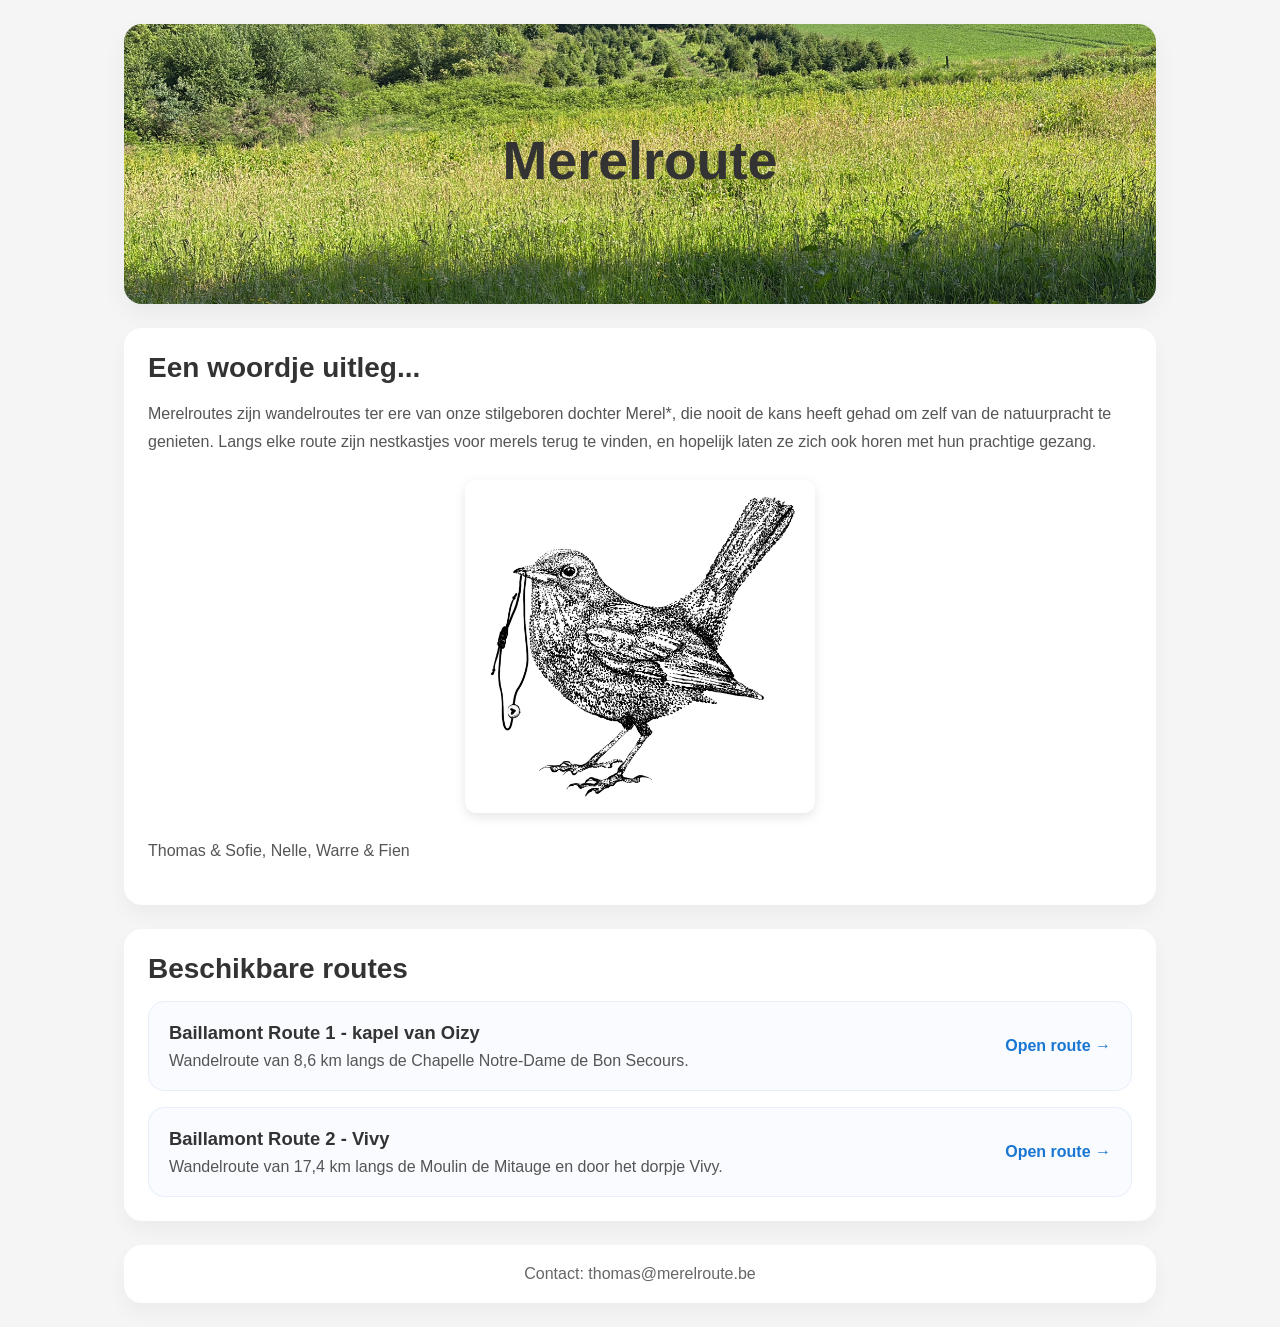
<file: index.html>
<!DOCTYPE html>
<html lang="en">
<head>
    <meta charset="UTF-8">
    <meta name="viewport" content="width=device-width, initial-scale=1.0">
    <title>Merelroute</title>
    <link rel="stylesheet" href="style.css?v=5">
</head>
<body>
    <div class="page-shell">
        <header class="site-header">
            <div class="brand">
                <div>
                    <!--<p class="eyebrow">Merelroute</p>-->
                    <h1>Merelroute</h1>
                </div>
            </div>
        </header>

        <main class="site-content">
            <article class="site-article">
                <h2>Een woordje uitleg...</h2>
                <p>Merelroutes zijn wandelroutes ter ere van onze stilgeboren dochter Merel*, 
                    die nooit de kans heeft gehad om zelf van de natuurpracht te genieten. 
                    Langs elke route zijn nestkastjes voor merels terug te vinden, 
                    en hopelijk laten ze zich ook horen met hun prachtige gezang.</p>
                <img src="images/merel_met_armband.jpeg" alt="Merelroute logo">
                <p>Thomas & Sofie, Nelle, Warre & Fien</p>
            </article>

            <section class="route-list-section">
                <h2>Beschikbare routes</h2>
                <div class="route-list">
                    <a class="route-card" href="baillamont-route-1.html">
                        <div>
                            <h3>Baillamont Route 1 - kapel van Oizy</h3>
                            <p>Wandelroute van 8,6 km langs de Chapelle Notre-Dame de Bon Secours.</p>
                        </div>
                        <span class="route-action">Open route →</span>
                    </a>
                    <a class="route-card" href="baillamont-route-2-vivy.html">
                        <div>
                            <h3>Baillamont Route 2 - Vivy</h3>
                            <p>Wandelroute van 17,4 km langs de Moulin de Mitauge en door het dorpje Vivy.</p>
                        </div>
                        <span class="route-action">Open route →</span>
                    </a>
                </div>
            </section>
        </main>

        <footer class="site-footer">
            <p>Contact: thomas@merelroute.be</p>
        </footer>
    </div>
</body>
</html>
</file>
<file: style.css>
* {
    margin: 0;
    padding: 0;
    box-sizing: border-box;
}

body {
    font-family: -apple-system, BlinkMacSystemFont, 'Segoe UI', Roboto, 'Helvetica Neue', Arial, sans-serif;
    background: #f5f5f5;
    color: #333;
    min-height: 100vh;
}

.page-shell {
    max-width: 1080px;
    margin: 0 auto;
    padding: 24px;
}

.site-header {
    display: flex;
    align-items: center;
    justify-content: center;
    flex-wrap: wrap;
    gap: 18px;
    padding: 32px;
    min-height: 280px;
    background-color: #dfeaf7;
    background-image: url('images/backgound-1.jpeg');
    background-size: cover;
    background-position: center;
    background-repeat: no-repeat;
    border-radius: 18px;
    box-shadow: 0 10px 24px rgba(0, 0, 0, 0.05);
    margin-bottom: 24px;
}

.page-header {
    display: flex;
    align-items: center;
    justify-content: center;
    flex-wrap: wrap;
    gap: 18px;
    padding: 32px;
    background: #ffffff;
    border-radius: 18px;
    box-shadow: 0 10px 24px rgba(0, 0, 0, 0.05);
    margin-bottom: 24px;
}

.brand {
    display: flex;
    flex-direction: column;
    align-items: center;
    gap: 18px;
    text-align: center;
}

.brand img {
    width: 240px;
    height: 240px;
    border-radius: 22px;
    background: #ffffff;
    box-shadow: 0 12px 28px rgba(33, 150, 243, 0.16);
}

.brand h1,
.page-header-title h1 {
    font-size: clamp(2.4rem, 4.2vw, 3.4rem);
    margin-bottom: 8px;
}

.eyebrow {
    font-size: 0.85rem;
    font-weight: 700;
    letter-spacing: 0.14em;
    text-transform: uppercase;
    color: #1976d2;
    margin-bottom: 6px;
}

.site-content {
    display: grid;
    gap: 24px;
}

.site-article,
.route-list-section {
    background: #ffffff;
    padding: 24px;
    border-radius: 18px;
    box-shadow: 0 10px 20px rgba(0, 0, 0, 0.04);
}

.site-article h2,
.route-list-section h2 {
    margin-bottom: 16px;
    font-size: 1.75rem;
}

.site-article p {
    line-height: 1.75;
    color: #555;
    margin-bottom: 16px;
}

.site-article img {
    width: 100%;
    max-width: 350px;
    height: auto;
    display: block;
    margin: 24px auto;
    border-radius: 12px;
    box-shadow: 0 4px 12px rgba(0, 0, 0, 0.1);
}

.route-list {
    display: grid;
    gap: 16px;
}

.route-card {
    display: flex;
    align-items: center;
    justify-content: space-between;
    gap: 16px;
    padding: 20px;
    background: #f9fbff;
    border: 1px solid #e7edf9;
    border-radius: 16px;
    color: inherit;
    text-decoration: none;
    transition: transform 0.2s ease, box-shadow 0.2s ease;
}

.route-card:hover {
    transform: translateY(-2px);
    box-shadow: 0 14px 35px rgba(33, 150, 243, 0.12);
}

.route-card h3 {
    font-size: 1.15rem;
    margin-bottom: 8px;
}

.route-card p {
    color: #555;
}

.route-action {
    font-weight: 700;
    color: #1976d2;
}

.site-footer {
    margin-top: 24px;
    padding: 20px 24px;
    background: #ffffff;
    border-radius: 18px;
    box-shadow: 0 10px 20px rgba(0, 0, 0, 0.04);
    text-align: center;
    color: #666;
}

.page-header .back-link,
.back-link {
    display: inline-flex;
    align-items: center;
    gap: 8px;
    color: #1976d2;
    text-decoration: none;
    font-weight: 700;
}

#map {
    width: 100%;
    height: calc(100vh - 220px);
    position: relative;
    z-index: 1;
}

#controls {
    position: fixed;
    bottom: 0;
    left: 0;
    right: 0;
    background: white;
    box-shadow: 0 -2px 10px rgba(0, 0, 0, 0.1);
    padding: 15px;
    max-height: 300px;
    overflow-y: auto;
    z-index: 100;
}

#info {
    margin-bottom: 15px;
    border-bottom: 1px solid #eee;
    padding-bottom: 15px;
}

#info h2 {
    font-size: 18px;
    margin-bottom: 8px;
    color: #333;
}

#location-status {
    font-size: 14px;
    color: #666;
}

#center-location-btn {
    width: 100%;
    padding: 12px;
    background: #4CAF50;
    color: white;
    border: none;
    border-radius: 4px;
    font-size: 14px;
    cursor: pointer;
}

#center-location-btn:active {
    background: #45a049;
}

@media (max-width: 768px) {
    .page-shell {
        padding: 16px;
    }
    
    .site-header,
    .page-header {
        padding: 18px;
    }
    
    .site-article,
    .route-list-section,
    .site-footer {
        padding: 18px;
    }
    
    #map {
        height: calc(100vh - 240px);
    }
}

/* Leaflet overrides for better mobile experience */
.leaflet-control-container {
    z-index: 99;
}

.leaflet-control {
    background: white;
    border-radius: 4px;
}

#controls {
    position: fixed;
    bottom: 0;
    left: 0;
    right: 0;
    background: white;
    box-shadow: 0 -2px 10px rgba(0, 0, 0, 0.1);
    padding: 15px;
    max-height: 300px;
    overflow-y: auto;
    z-index: 100;
}

#info {
    margin-bottom: 15px;
    border-bottom: 1px solid #eee;
    padding-bottom: 15px;
}

#info h2 {
    font-size: 18px;
    margin-bottom: 8px;
    color: #333;
}

#location-status {
    font-size: 14px;
    color: #666;
}

#center-location-btn {
    width: 100%;
    padding: 12px;
    background: #4CAF50;
    color: white;
    border: none;
    border-radius: 4px;
    font-size: 14px;
    cursor: pointer;
}

#center-location-btn:active {
    background: #45a049;
}

@media (max-width: 768px) {
    #controls {
        padding: 12px;
    }
    
    #info h2 {
        font-size: 16px;
    }
    

}

/* Leaflet overrides for better mobile experience */
.leaflet-control-container {
    z-index: 99;
}

.leaflet-control {
    background: white;
    border-radius: 4px;
}
</file>
